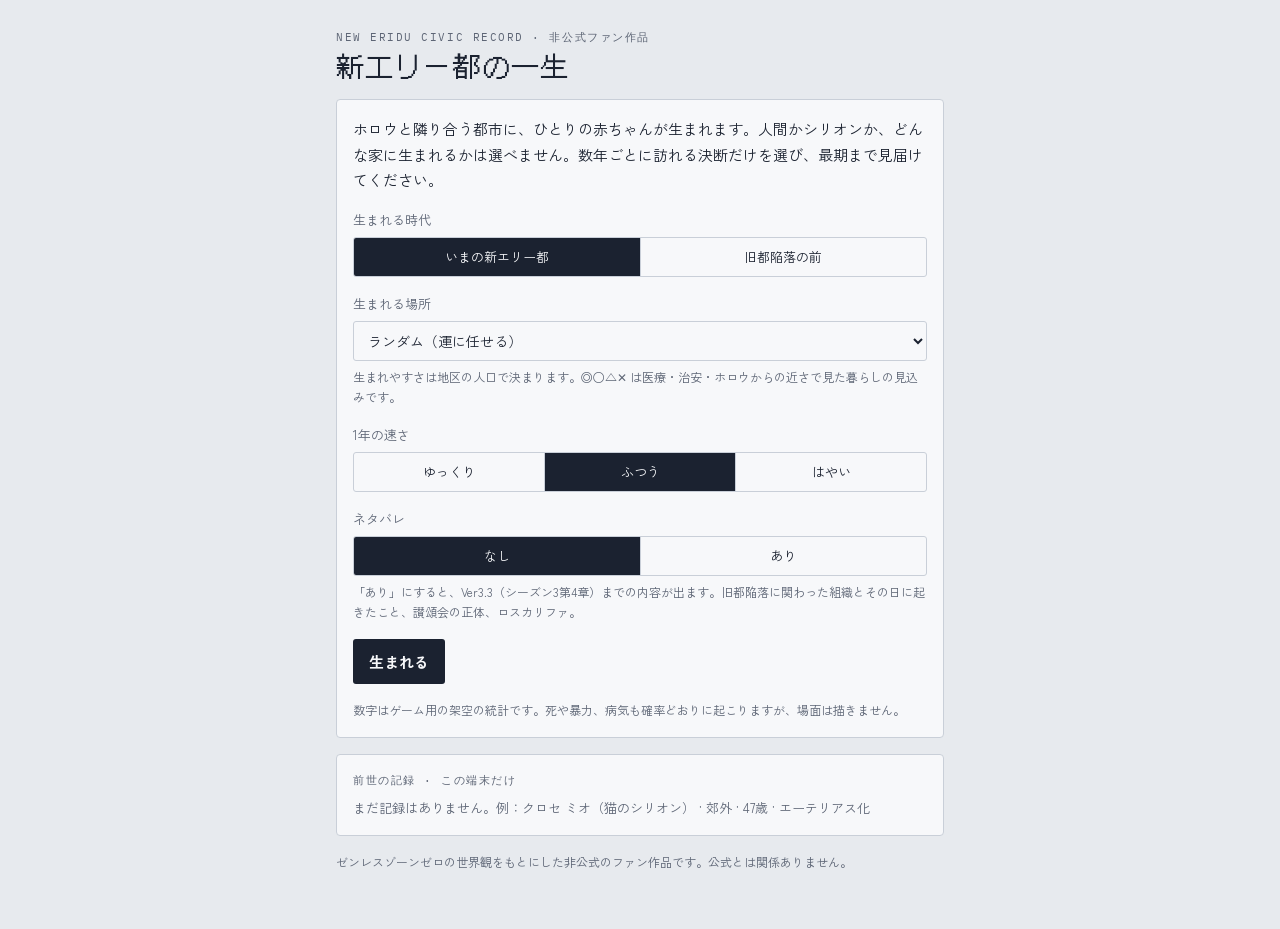
<file: index.html>
<!doctype html>
<html lang="ja">
<head>
<meta charset="utf-8">
<meta name="viewport" content="width=device-width, initial-scale=1">
<title>新エリー都の一生</title>
<!-- リンクを貼ったときの見え方（OGP）。絵は tools/ogp.js で作る -->
<meta name="description" content="ホロウと隣り合う都市に生まれ、数年ごとの決断を選び、最期まで見届ける人生シミュレーション。ゼンレスゾーンゼロの非公式ファン作品。">
<meta property="og:type" content="website">
<meta property="og:site_name" content="新エリー都の一生">
<meta property="og:title" content="新エリー都の一生">
<meta property="og:description" content="ホロウと隣り合う都市に生まれ、数年ごとの決断を選び、最期まで見届ける人生シミュレーション。ゼンレスゾーンゼロの非公式ファン作品。">
<meta property="og:url" content="https://omeletteak.github.io/eridu-life/">
<meta property="og:image" content="https://omeletteak.github.io/eridu-life/img/ogp.png">
<meta property="og:image:width" content="1200">
<meta property="og:image:height" content="630">
<meta property="og:image:alt" content="新エリー都の一生。住民記録のカードと人生地図">
<meta name="twitter:card" content="summary_large_image">
<meta http-equiv="refresh" content="0; url=eridu-life.html">
<script>
  location.replace("eridu-life.html" + location.search + location.hash);
</script>
</head>
<body>
<p><a href="eridu-life.html">新エリー都の一生をはじめる</a></p>
</body>
</html>
</file>
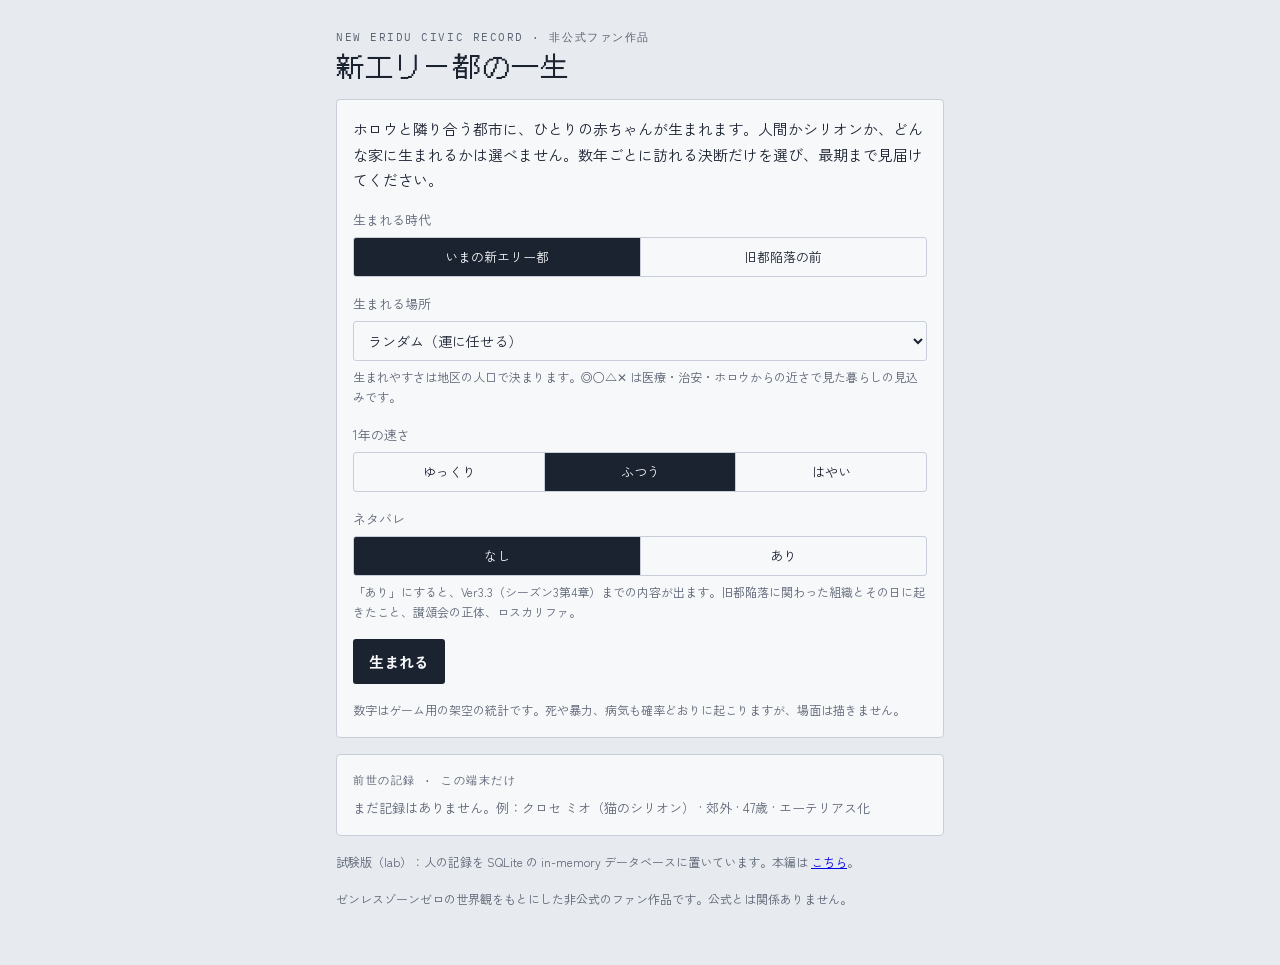
<file: lab/index.html>
<!doctype html>
<html lang="ja">
<head>
<meta charset="utf-8">
<meta name="viewport"
      content="width=device-width, initial-scale=1, viewport-fit=cover">
<title>新エリー都の一生 lab</title>
<meta name="claude:viewport-fit-sides" content="cover">
<!-- リンクを貼ったときの見え方（OGP）。絵は tools/ogp.js で作る -->
<meta name="description" content="ホロウと隣り合う都市に生まれ、数年ごとの決断を選び、最期まで見届ける人生シミュレーション。ゼンレスゾーンゼロの非公式ファン作品。">
<meta property="og:type" content="website">
<meta property="og:site_name" content="新エリー都の一生">
<meta property="og:title" content="新エリー都の一生 lab">
<meta property="og:description" content="ホロウと隣り合う都市に生まれ、数年ごとの決断を選び、最期まで見届ける人生シミュレーション。ゼンレスゾーンゼロの非公式ファン作品。">
<meta property="og:image" content="https://omeletteak.github.io/eridu-life/img/ogp.png">
<meta property="og:image:width" content="1200">
<meta property="og:image:height" content="630">
<meta property="og:image:alt" content="新エリー都の一生。住民記録のカードと人生地図">
<meta name="twitter:card" content="summary_large_image">
<link rel="preconnect" href="https://fonts.googleapis.com">
<link rel="stylesheet"
      href="https://fonts.googleapis.com/css2?family=DotGothic16&family=Zen+Kaku+Gothic+New:wght@400;500;700&family=IBM+Plex+Mono:wght@400;500&display=swap">
<link rel="stylesheet" href="../css/style.css">
<link rel="stylesheet" href="lab.css">
</head>
<body>
<div class="wrap">
  <header>
    <div class="eyebrow" id="brand">New Eridu civic record · 非公式ファン作品</div>
    <h1>新エリー都の一生</h1>
  </header>

  <!-- スタート -->
  <section id="start" class="card"
           style="display:flex;flex-direction:column;gap:16px">
    <p>ホロウと隣り合う都市に、ひとりの赤ちゃんが生まれます。人間かシリオンか、どんな家に生まれるかは選べません。数年ごとに訪れる決断だけを選び、最期まで見届けてください。</p>
    <div>
      <label class="lbl">生まれる時代</label>
      <div class="seg" id="eraSeg">
        <button data-v="now" aria-pressed="true">いまの新エリー都</button>
        <button data-v="old" aria-pressed="false">旧都陥落の前</button>
      </div>
    </div>
    <div>
      <label class="lbl" for="placeSel">生まれる場所</label>
      <select id="placeSel" class="sel"></select>
      <p class="muted place-note" id="placeNote"></p>
    </div>
    <div>
      <label class="lbl">1年の速さ</label>
      <div class="seg" id="paceSeg">
        <button data-v="1600" aria-pressed="false">ゆっくり</button>
        <button data-v="1000" aria-pressed="true">ふつう</button>
        <button data-v="450" aria-pressed="false">はやい</button>
      </div>
    </div>
    <div>
      <label class="lbl">ネタバレ</label>
      <div class="seg" id="spoilerSeg">
        <button data-v="off" aria-pressed="true">なし</button>
        <button data-v="on" aria-pressed="false">あり</button>
      </div>
      <p class="muted" style="font-size:12px;margin-top:6px">「あり」にすると、Ver3.3（シーズン3第4章）までの内容が出ます。旧都陥落に関わった組織とその日に起きたこと、讃頌会の正体、ロスカリファ。</p>
    </div>
    <div class="row"><button class="btn" id="bornBtn">生まれる</button></div>
    <p class="muted" style="font-size:12px">数字はゲーム用の架空の統計です。死や暴力、病気も確率どおりに起こりますが、場面は描きません。</p>
  </section>

  <!-- プレイ -->
  <section id="game" hidden style="display:flex;flex-direction:column;gap:16px">
    <div class="card idcard" id="idcard"></div>
    <div id="decision"></div>
    <div class="card"><div class="stats" id="stats"></div></div>
    <div class="controls">
      <button class="btn" id="pauseBtn">一時停止</button>
      <div class="seg" id="speedSeg">
        <button data-v="1" aria-pressed="true">1×</button>
        <button data-v="2" aria-pressed="false">2×</button>
        <button data-v="4" aria-pressed="false">4×</button>
        <button data-v="8" aria-pressed="false">8×</button>
      </div>
    </div>
    <div class="card">
      <div class="eyebrow" style="margin-bottom:6px">人生の記録 · 新しい順</div>
      <div class="logbox"><ul class="log" id="log"></ul></div>
    </div>
    <div class="card">
      <div class="eyebrow" style="margin-bottom:8px">同じ1秒に生まれた人たち</div>
      <div class="peers" id="peers"></div>
    </div>
  </section>

  <!-- 最期 -->
  <section id="end" hidden
           style="display:flex;flex-direction:column;gap:16px"></section>

  <section class="card" id="memorialCard">
    <div class="eyebrow" style="margin-bottom:8px">前世の記録 · この端末だけ</div>
    <div class="mem" id="memorial"></div>
  </section>

  <p class="muted lab-note">試験版（lab）：人の記録を SQLite の in-memory データベースに置いています。本編は <a href="../">こちら</a>。</p>

  <footer>ゼンレスゾーンゼロの世界観をもとにした非公式のファン作品です。公式とは関係ありません。</footer>
</div>

<script src="../js/data.js"></script>
<script src="../js/sim.js"></script>
<script src="vendor/sql-wasm.js"></script>
<script src="db.js"></script>
<script src="fate.js"></script>
<script src="../js/skyline.js"></script>
<script src="../js/ui.js"></script>
<script src="console.js"></script>
</body>
</html>
</file>
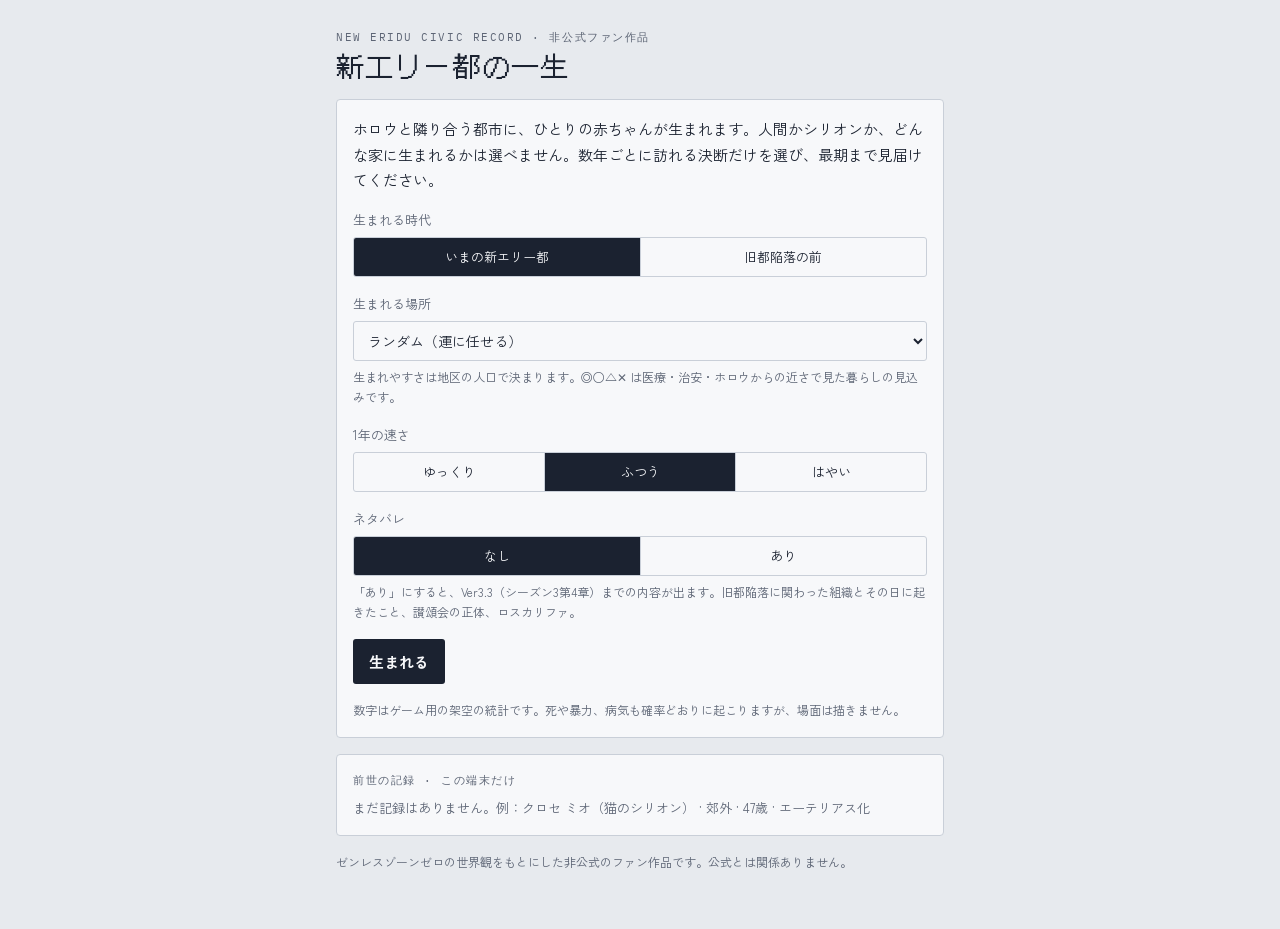
<file: eridu-life.html>
<!doctype html>
<html lang="ja">
<head>
<meta charset="utf-8">
<meta name="viewport"
      content="width=device-width, initial-scale=1, viewport-fit=cover">
<title>新エリー都の一生</title>
<meta name="claude:viewport-fit-sides" content="cover">
<!-- リンクを貼ったときの見え方（OGP）。絵は tools/ogp.js で作る -->
<meta name="description" content="ホロウと隣り合う都市に生まれ、数年ごとの決断を選び、最期まで見届ける人生シミュレーション。ゼンレスゾーンゼロの非公式ファン作品。">
<meta property="og:type" content="website">
<meta property="og:site_name" content="新エリー都の一生">
<meta property="og:title" content="新エリー都の一生">
<meta property="og:description" content="ホロウと隣り合う都市に生まれ、数年ごとの決断を選び、最期まで見届ける人生シミュレーション。ゼンレスゾーンゼロの非公式ファン作品。">
<meta property="og:url" content="https://omeletteak.github.io/eridu-life/">
<meta property="og:image" content="https://omeletteak.github.io/eridu-life/img/ogp.png">
<meta property="og:image:width" content="1200">
<meta property="og:image:height" content="630">
<meta property="og:image:alt" content="新エリー都の一生。住民記録のカードと人生地図">
<meta name="twitter:card" content="summary_large_image">
<link rel="preconnect" href="https://fonts.googleapis.com">
<link rel="stylesheet"
      href="https://fonts.googleapis.com/css2?family=DotGothic16&family=Zen+Kaku+Gothic+New:wght@400;500;700&family=IBM+Plex+Mono:wght@400;500&display=swap">
<link rel="stylesheet" href="css/style.css">
</head>
<body>
<div class="wrap">
  <header>
    <div class="eyebrow" id="brand">New Eridu civic record · 非公式ファン作品</div>
    <h1>新エリー都の一生</h1>
  </header>

  <!-- スタート -->
  <section id="start" class="card"
           style="display:flex;flex-direction:column;gap:16px">
    <p>ホロウと隣り合う都市に、ひとりの赤ちゃんが生まれます。人間かシリオンか、どんな家に生まれるかは選べません。数年ごとに訪れる決断だけを選び、最期まで見届けてください。</p>
    <div>
      <label class="lbl">生まれる時代</label>
      <div class="seg" id="eraSeg">
        <button data-v="now" aria-pressed="true">いまの新エリー都</button>
        <button data-v="old" aria-pressed="false">旧都陥落の前</button>
      </div>
    </div>
    <div>
      <label class="lbl" for="placeSel">生まれる場所</label>
      <select id="placeSel" class="sel"></select>
      <p class="muted place-note" id="placeNote"></p>
    </div>
    <div>
      <label class="lbl">1年の速さ</label>
      <div class="seg" id="paceSeg">
        <button data-v="1600" aria-pressed="false">ゆっくり</button>
        <button data-v="1000" aria-pressed="true">ふつう</button>
        <button data-v="450" aria-pressed="false">はやい</button>
      </div>
    </div>
    <div>
      <label class="lbl">ネタバレ</label>
      <div class="seg" id="spoilerSeg">
        <button data-v="off" aria-pressed="true">なし</button>
        <button data-v="on" aria-pressed="false">あり</button>
      </div>
      <p class="muted" style="font-size:12px;margin-top:6px">「あり」にすると、Ver3.3（シーズン3第4章）までの内容が出ます。旧都陥落に関わった組織とその日に起きたこと、讃頌会の正体、ロスカリファ。</p>
    </div>
    <div class="row"><button class="btn" id="bornBtn">生まれる</button></div>
    <p class="muted" style="font-size:12px">数字はゲーム用の架空の統計です。死や暴力、病気も確率どおりに起こりますが、場面は描きません。</p>
  </section>

  <!-- プレイ -->
  <section id="game" hidden style="display:flex;flex-direction:column;gap:16px">
    <div class="card idcard" id="idcard"></div>
    <div id="decision"></div>
    <div class="card"><div class="stats" id="stats"></div></div>
    <div class="controls">
      <button class="btn" id="pauseBtn">一時停止</button>
      <div class="seg" id="speedSeg">
        <button data-v="1" aria-pressed="true">1×</button>
        <button data-v="2" aria-pressed="false">2×</button>
        <button data-v="4" aria-pressed="false">4×</button>
        <button data-v="8" aria-pressed="false">8×</button>
      </div>
    </div>
    <div class="card">
      <div class="eyebrow" style="margin-bottom:6px">人生の記録 · 新しい順</div>
      <div class="logbox"><ul class="log" id="log"></ul></div>
    </div>
    <div class="card">
      <div class="eyebrow" style="margin-bottom:8px">同じ1秒に生まれた人たち</div>
      <div class="peers" id="peers"></div>
    </div>
  </section>

  <!-- 最期 -->
  <section id="end" hidden
           style="display:flex;flex-direction:column;gap:16px"></section>

  <section class="card" id="memorialCard">
    <div class="eyebrow" style="margin-bottom:8px">前世の記録 · この端末だけ</div>
    <div class="mem" id="memorial"></div>
  </section>

  <footer>ゼンレスゾーンゼロの世界観をもとにした非公式のファン作品です。公式とは関係ありません。</footer>
</div>

<script src="js/data.js"></script>
<script src="js/sim.js"></script>
<script src="js/skyline.js"></script>
<script src="js/ui.js"></script>
</body>
</html>
</file>
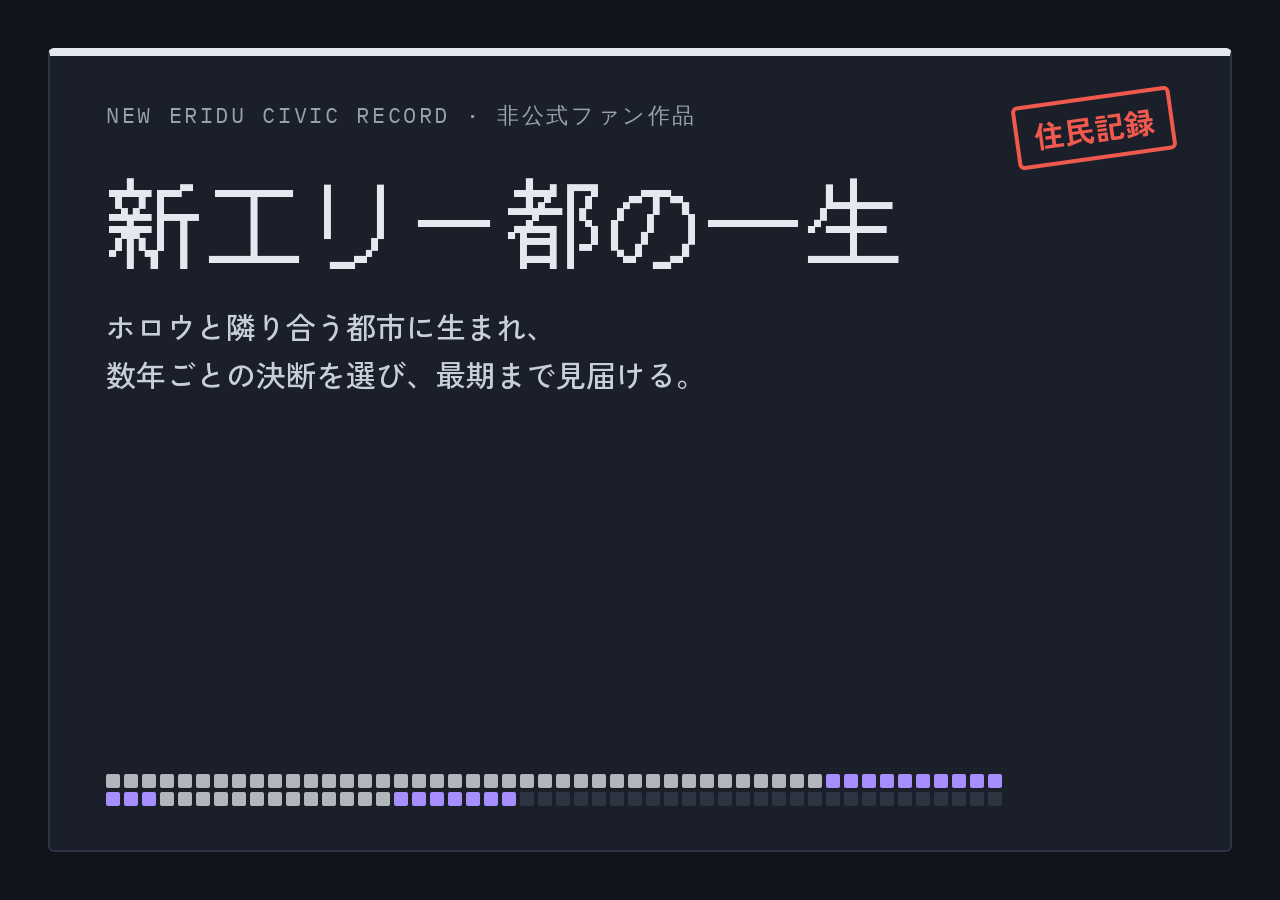
<file: tools/ogp.html>
<!doctype html>
<html lang="ja">
<head>
<meta charset="utf-8">
<title>OGP 画像の元</title>
<!--
  OGP 画像（img/ogp.png、1200×630）の元。node tools/ogp.js で
  この画面を撮って書き出す。色は css/style.css の夜の色に合わせる。
  人生地図は飾り（1マス＝1年、紫は侵蝕度の高い年）。
-->
<link rel="stylesheet"
      href="https://fonts.googleapis.com/css2?family=DotGothic16&family=Zen+Kaku+Gothic+New:wght@500;700&family=IBM+Plex+Mono:wght@500&display=swap">
<style>
  html,
  body {
    margin: 0;
    width: 1200px;
    height: 630px;
    background: #11141b;
    color: #e5e8ee;
    font-family: "Zen Kaku Gothic New", sans-serif;
  }
  .card {
    position: absolute;
    inset: 48px;
    background: #1a1f29;
    border: 2px solid #2d3442;
    border-top: 8px solid #e5e8ee;
    border-radius: 6px;
    padding: 44px 56px;
    box-sizing: border-box;
  }
  .eyebrow {
    font-family: "IBM Plex Mono", monospace;
    font-size: 22px;
    letter-spacing: 0.12em;
    color: #98a0af;
  }
  h1 {
    font-family: "DotGothic16", sans-serif;
    font-weight: 400;
    font-size: 96px;
    margin: 18px 0 14px;
    letter-spacing: 0.04em;
  }
  p {
    font-size: 30px;
    font-weight: 500;
    margin: 0;
    line-height: 1.6;
    color: #c9cfd8;
  }
  .map {
    position: absolute;
    left: 56px;
    bottom: 44px;
    display: grid;
    grid-template-columns: repeat(50, 14px);
    gap: 4px;
  }
  .map i {
    width: 14px;
    height: 14px;
    border-radius: 2px;
    background: #2d3442;
  }
  .map i.l {
    background: #e5e8ee;
    opacity: 0.75;
  }
  .map i.e {
    background: #a68eff;
  }
  .stamp {
    position: absolute;
    right: 56px;
    top: 40px;
    border: 4px solid #f0594e;
    color: #f0594e;
    font-weight: 700;
    font-size: 30px;
    padding: 6px 16px;
    border-radius: 6px;
    transform: rotate(-8deg);
  }
</style>
</head>
<body>
<div class="card">
  <div class="eyebrow">NEW ERIDU CIVIC RECORD · 非公式ファン作品</div>
  <h1>新エリー都の一生</h1>
  <p>ホロウと隣り合う都市に生まれ、<br>数年ごとの決断を選び、最期まで見届ける。</p>
  <div class="stamp">住民記録</div>
  <div class="map" id="map"></div>
</div>
<script>
  /* 人生地図の飾り。100マスのうち 73 年を生き、40〜52歳と 66〜72歳を紫に */
  const cells = [];
  for(let i = 0; i < 100; i++){
    let c = "";
    if( i < 73 ){
      c = (i >= 40 && i < 53) || i >= 66 ? "e" : "l";
    }
    cells.push(`<i class="${c}"></i>`);
  }
  document.getElementById("map").innerHTML = cells.join("");
</script>
</body>
</html>
</file>
<file: css/style.css>
/*
** Layout: 市民記録端末。上に住民票カード、その下に状態値と年ごとの記録が
** 伸びる一列構成
*/
:root {
  --bg: #e7eaee;
  --paper: #f7f8fa;
  --ink: #1b2230;
  --muted: #5d6575;
  --line: #c9cfd8;
  --stamp: #c3302a;
  --ether: #6a4ed6;
  --ok: #2e7d5b;
  --warn: #b7791f;
  --f-display: "DotGothic16", "Zen Kaku Gothic New", system-ui, sans-serif;
  --f-body: "Zen Kaku Gothic New", "Hiragino Sans", "Noto Sans JP", system-ui,
    sans-serif;
  --f-mono: "IBM Plex Mono", ui-monospace, "SFMono-Regular", Menlo, monospace;
}
@media (prefers-color-scheme: dark) {
  :root:not([data-theme="light"]) {
    --bg: #11141b;
    --paper: #1a1f29;
    --ink: #e5e8ee;
    --muted: #98a0af;
    --line: #2d3442;
    --stamp: #f0594e;
    --ether: #a68eff;
    --ok: #5cc495;
    --warn: #e3a84a;
    color-scheme: dark;
  }
}
:root[data-theme="dark"] {
  --bg: #11141b;
  --paper: #1a1f29;
  --ink: #e5e8ee;
  --muted: #98a0af;
  --line: #2d3442;
  --stamp: #f0594e;
  --ether: #a68eff;
  --ok: #5cc495;
  --warn: #e3a84a;
  color-scheme: dark;
}
* {
  box-sizing: border-box;
}
[hidden] {
  display: none !important;
}
body {
  background: var(--bg);
  color: var(--ink);
  font-family: var(--f-body);
  font-size: 15px;
  line-height: 1.7;
}
.wrap {
  max-width: 640px;
  margin: 0 auto;
  padding-block: 20px 48px;
  padding-left: max(16px, env(safe-area-inset-left, 0px));
  padding-right: max(16px, env(safe-area-inset-right, 0px));
  display: flex;
  flex-direction: column;
  gap: 16px;
}
h1,
h2,
h3 {
  margin: 0;
  text-wrap: balance;
  font-weight: 400;
}
h1 {
  font-family: var(--f-display);
  font-size: 28px;
  letter-spacing: 0.04em;
  line-height: 1.3;
}
h2 {
  font-family: var(--f-display);
  font-size: 20px;
}
.eyebrow {
  font-family: var(--f-mono);
  font-size: 11px;
  letter-spacing: 0.14em;
  text-transform: uppercase;
  color: var(--muted);
}
p {
  margin: 0;
}
.muted {
  color: var(--muted);
}
.card {
  background: var(--paper);
  border: 1px solid var(--line);
  border-radius: 4px;
  padding: 16px;
}
.row {
  display: flex;
  gap: 8px;
  flex-wrap: wrap;
}
button {
  font: inherit;
  color: inherit;
  cursor: pointer;
}
.btn {
  background: var(--ink);
  color: var(--paper);
  border: 0;
  border-radius: 3px;
  padding: 10px 16px;
  font-weight: 700;
}
.btn.ghost {
  background: transparent;
  color: var(--ink);
  border: 1px solid var(--line);
  font-weight: 500;
}
.btn:focus-visible,
.opt:focus-visible,
.seg button:focus-visible {
  outline: 2px solid var(--ether);
  outline-offset: 2px;
}
.seg {
  display: flex;
  border: 1px solid var(--line);
  border-radius: 3px;
  overflow: hidden;
}
.seg button {
  flex: 1;
  background: transparent;
  border: 0;
  padding: 8px 10px;
  font-size: 13px;
  border-right: 1px solid var(--line);
}
.seg button:last-child {
  border-right: 0;
}
.seg button[aria-pressed="true"] {
  background: var(--ink);
  color: var(--paper);
}
label.lbl {
  font-size: 13px;
  color: var(--muted);
  display: block;
  margin-bottom: 6px;
}
.sel {
  width: 100%;
  font: inherit;
  font-size: 14px;
  color: var(--ink);
  background: var(--paper);
  border: 1px solid var(--line);
  border-radius: 3px;
  padding: 8px 10px;
}
.sel:focus-visible {
  outline: 2px solid var(--ether);
  outline-offset: 2px;
}
.place-note {
  font-size: 12px;
  margin-top: 6px;
}

/* 住民票 */
.idcard {
  position: relative;
  display: grid;
  grid-template-columns: 1fr auto;
  gap: 4px 16px;
}
.idcard .name {
  font-size: 22px;
  font-weight: 700;
  letter-spacing: 0.06em;
}
.idcard dl {
  grid-column: 1/-1;
  display: grid;
  grid-template-columns: auto 1fr;
  gap: 2px 12px;
  margin: 8px 0 0;
  font-size: 13px;
}
.idcard dt {
  color: var(--muted);
  font-family: var(--f-mono);
  font-size: 11px;
  letter-spacing: 0.08em;
  padding-top: 2px;
}
.idcard dd {
  margin: 0;
}
.age {
  font-family: var(--f-display);
  font-size: 40px;
  line-height: 1;
  text-align: right;
}
.age small {
  font-size: 14px;
  color: var(--muted);
}
.stamp {
  position: absolute;
  right: 14px;
  bottom: 12px;
  border: 2px solid var(--stamp);
  color: var(--stamp);
  font-family: var(--f-display);
  padding: 2px 8px;
  transform: rotate(-8deg);
  font-size: 15px;
  opacity: 0.9;
}

/* 状態値 */
.stats {
  display: grid;
  grid-template-columns: 1fr 1fr;
  gap: 10px 16px;
}
.stat .top {
  display: flex;
  justify-content: space-between;
  font-size: 13px;
}
.stat .num {
  font-family: var(--f-mono);
  font-variant-numeric: tabular-nums;
}
.bar {
  height: 6px;
  background: var(--line);
  border-radius: 3px;
  overflow: hidden;
  margin-top: 4px;
}
.bar i {
  display: block;
  height: 100%;
  background: var(--ink);
  transition: width 0.4s;
}
.stat.ether .bar i {
  background: var(--ether);
}
.stat.ether .top span:first-child {
  color: var(--ether);
  font-weight: 700;
}
.money {
  grid-column: 1/-1;
  display: flex;
  justify-content: space-between;
  font-size: 13px;
  border-top: 1px dashed var(--line);
  padding-top: 8px;
}
.money b {
  font-family: var(--f-mono);
  font-variant-numeric: tabular-nums;
  font-weight: 500;
}

/* 決断 */
.decision {
  border: 2px solid var(--ink);
}
.decision h2 {
  margin-bottom: 6px;
}
.opts {
  display: flex;
  flex-direction: column;
  gap: 8px;
  margin-top: 12px;
}
.opt {
  text-align: left;
  background: var(--bg);
  border: 1px solid var(--line);
  border-radius: 3px;
  padding: 10px 12px;
}
.opt:hover {
  border-color: var(--ink);
}
.opt b {
  display: block;
}
.opt span {
  font-size: 12px;
  color: var(--muted);
}

/* 記録 */
.log {
  list-style: none;
  margin: 0;
  padding: 0;
  display: flex;
  flex-direction: column;
}
.log li {
  display: grid;
  grid-template-columns: 44px 1fr;
  gap: 10px;
  padding: 7px 0;
  border-bottom: 1px solid var(--line);
  font-size: 14px;
}
.log li:last-child {
  border-bottom: 0;
}
.log .y {
  font-family: var(--f-mono);
  font-size: 12px;
  color: var(--muted);
  font-variant-numeric: tabular-nums;
  padding-top: 2px;
}
.log li.big .t {
  font-weight: 700;
}
.log li.bad .t {
  color: var(--stamp);
}
.log li.eth .t {
  color: var(--ether);
}
.log li.good .t {
  color: var(--ok);
}
.logbox {
  max-height: 340px;
  overflow-y: auto;
}

/* 同じ1秒に生まれた人たち */
.peers {
  display: flex;
  flex-direction: column;
  gap: 6px;
  font-size: 13px;
}
.peer {
  display: grid;
  grid-template-columns: 1fr auto;
  gap: 8px;
  align-items: baseline;
}
.peer .who {
  min-width: 0;
}
.peer .st {
  font-family: var(--f-mono);
  font-size: 12px;
  color: var(--muted);
  white-space: nowrap;
}
.peer.dead .who {
  color: var(--muted);
  text-decoration: line-through;
  text-decoration-color: var(--line);
}

.controls {
  display: flex;
  gap: 8px;
  align-items: center;
  flex-wrap: wrap;
}
.controls .seg {
  flex: 1;
  min-width: 180px;
}

.ending {
  border-top: 4px solid var(--ink);
}
.ending .cause {
  font-family: var(--f-display);
  font-size: 22px;
  margin: 6px 0;
}
/* 最期の画面の「結果をシェア」。a の .btn をボタンと同じ見た目にする */
.share {
  margin-top: 16px;
  padding-top: 12px;
  border-top: 1px dashed var(--line);
}
.share .eyebrow {
  margin-bottom: 8px;
}
.share a.btn {
  display: inline-block;
  text-decoration: none;
}
.lifemap {
  display: grid;
  grid-template-columns: repeat(20, 1fr);
  gap: 2px;
  margin-top: 12px;
}
.lifemap i {
  aspect-ratio: 1;
  background: var(--line);
  border-radius: 1px;
}
.lifemap i.l {
  background: var(--ink);
  opacity: 0.75;
}
.lifemap i.e {
  background: var(--ether);
}
.lifemap i.x {
  background: var(--stamp);
}
.mem {
  display: flex;
  flex-direction: column;
  gap: 6px;
  font-size: 13px;
}
.mem div {
  display: flex;
  justify-content: space-between;
  gap: 8px;
  border-bottom: 1px solid var(--line);
  padding-bottom: 4px;
}
.mem div > span:last-child {
  color: var(--muted);
  text-align: right;
}
/* 最期の印（lab で、誰も歩いていない道を歩き終えたとき）。説明はしない */
.mark {
  margin-left: 4px;
  color: var(--ether);
  font-size: 0.9em;
}
footer {
  font-size: 12px;
  color: var(--muted);
}
@media (prefers-reduced-motion: reduce) {
  .bar i {
    transition: none;
  }
}

/*
** 旧都陥落の警報演出（明滅は1秒以上の周期にして、光の点滅が速くなり
** すぎないようにする）
*/
body.alarm {
  padding-top: 30px;
}
.alarm-ticker {
  position: fixed;
  left: 0;
  right: 0;
  top: 0;
  z-index: 50;
  height: 30px;
  line-height: 30px;
  overflow: hidden;
  white-space: nowrap;
  background: var(--stamp);
  color: #fff;
  font-family: var(--f-display);
  font-size: 14px;
  letter-spacing: 0.12em;
}
.alarm-ticker span {
  display: inline-block;
  animation: ticker 18s linear infinite;
}
@keyframes ticker {
  from {
    transform: translateX(0);
  }
  to {
    transform: translateX(-50%);
  }
}
.alarm-flash {
  position: fixed;
  inset: 0;
  z-index: 40;
  pointer-events: none;
  background: radial-gradient(
    ellipse at center,
    transparent 45%,
    color-mix(in srgb, var(--stamp) 55%, transparent) 100%
  );
  animation: alarmPulse 1.4s ease-in-out infinite;
}
@keyframes alarmPulse {
  0%,
  100% {
    opacity: 0.25;
  }
  50% {
    opacity: 0.85;
  }
}
/*
** 揺れは .wrap ではなく子要素ごとにかける（.wrap に transform がつくと、
** 決断カードをホロウより手前に出せないため）
*/
body.alarm .wrap > *:not(#game),
body.alarm #game > * {
  animation:
    quakeIn 0.7s ease-out 1,
    quake 3.2s 0.7s ease-in-out infinite;
}
body.alarm #decision {
  position: relative;
  z-index: 45;
}
@keyframes quakeIn {
  0% {
    transform: translate(0, 0);
  }
  10% {
    transform: translate(-9px, 4px) rotate(-0.6deg);
  }
  20% {
    transform: translate(8px, -5px) rotate(0.5deg);
  }
  30% {
    transform: translate(-7px, -3px);
  }
  40% {
    transform: translate(6px, 4px) rotate(-0.3deg);
  }
  55% {
    transform: translate(-4px, 2px);
  }
  70% {
    transform: translate(3px, -2px);
  }
  85% {
    transform: translate(-1px, 1px);
  }
  100% {
    transform: translate(0, 0);
  }
}
@keyframes quake {
  0%,
  86%,
  100% {
    transform: translate(0, 0);
  }
  88% {
    transform: translate(-3px, 1px);
  }
  90% {
    transform: translate(3px, -1px);
  }
  92% {
    transform: translate(-2px, 1px);
  }
  94% {
    transform: translate(1px, 0);
  }
}

.alarm-card {
  border-color: var(--stamp);
  box-shadow:
    0 0 0 1px var(--stamp),
    0 0 28px color-mix(in srgb, var(--stamp) 45%, transparent);
}
.alarm-eyebrow {
  color: var(--stamp);
  font-weight: 700;
}
.alarm-title {
  position: relative;
  font-size: clamp(40px, 13vw, 64px);
  line-height: 1.15;
  letter-spacing: 0.32em;
  color: var(--stamp);
  text-align: center;
  margin: 8px 0 12px;
  padding-left: 0.32em;
  animation: titleIn 0.5s cubic-bezier(0.2, 1.6, 0.4, 1) 1;
}
.alarm-title::before,
.alarm-title::after {
  content: attr(data-text);
  position: absolute;
  inset: 0;
  padding-left: 0.32em;
  pointer-events: none;
}
.alarm-title::before {
  color: var(--ether);
  mix-blend-mode: multiply;
  animation: glitchA 2.6s steps(1) infinite;
}
.alarm-title::after {
  color: var(--ink);
  opacity: 0.35;
  animation: glitchB 2.6s steps(1) infinite;
}
@keyframes titleIn {
  from {
    transform: scale(2.4);
    opacity: 0;
    filter: blur(6px);
  }
  to {
    transform: scale(1);
    opacity: 1;
    filter: none;
  }
}
@keyframes glitchA {
  0%,
  78%,
  100% {
    transform: none;
    clip-path: inset(0 0 100% 0);
  }
  80% {
    transform: translate(-4px, 1px);
    clip-path: inset(10% 0 55% 0);
  }
  84% {
    transform: translate(3px, -1px);
    clip-path: inset(60% 0 8% 0);
  }
  88% {
    clip-path: inset(0 0 100% 0);
  }
}
@keyframes glitchB {
  0%,
  82%,
  100% {
    transform: none;
    clip-path: inset(0 0 100% 0);
  }
  84% {
    transform: translate(4px, 0);
    clip-path: inset(35% 0 35% 0);
  }
  90% {
    clip-path: inset(0 0 100% 0);
  }
}
@media (prefers-color-scheme: dark) {
  :root:not([data-theme="light"]) .alarm-title::before {
    mix-blend-mode: screen;
  }
}
:root[data-theme="dark"] .alarm-title::before {
  mix-blend-mode: screen;
}

/* 動きを減らす設定では、揺れ・明滅・テロップの流れを止め、警報の色だけ残す */
@media (prefers-reduced-motion: reduce) {
  body.alarm .wrap > *:not(#game),
  body.alarm #game > * {
    animation: none;
  }
  .alarm-flash {
    animation: none;
    opacity: 0.4;
  }
  .alarm-ticker span {
    animation: none;
  }
  .alarm-title,
  .alarm-title::before,
  .alarm-title::after {
    animation: none;
  }
  .alarm-title::before,
  .alarm-title::after {
    display: none;
  }
}

/* 旧都の時代：セピアの配色。生き延びると今の配色へゆっくり移る */
body.era-old {
  --bg: #e8dfcf;
  --paper: #f5eee1;
  --ink: #2e2418;
  --muted: #76664f;
  --line: #d3c4aa;
}
@media (prefers-color-scheme: dark) {
  :root:not([data-theme="light"]) body.era-old {
    --bg: #1a1510;
    --paper: #241d15;
    --ink: #ede3d2;
    --muted: #a8977d;
    --line: #3b3126;
  }
}
:root[data-theme="dark"] body.era-old {
  --bg: #1a1510;
  --paper: #241d15;
  --ink: #ede3d2;
  --muted: #a8977d;
  --line: #3b3126;
}
body,
.card,
.opt,
.btn,
.seg button,
.bar,
.bar i {
  transition:
    background-color 2s ease,
    color 2s ease,
    border-color 2s ease;
}
.bar i {
  transition:
    width 0.4s,
    background-color 2s ease;
}

/* 転出スタンプ */
.stamp.move {
  bottom: auto;
  top: 64px;
  transform: rotate(6deg);
  text-align: center;
  line-height: 1.25;
  padding: 3px 10px;
}
.stamp.move small {
  display: block;
  font-size: 10px;
  letter-spacing: 0.04em;
}
.stamp.slam {
  animation: slam 0.6s cubic-bezier(0.2, 1.5, 0.4, 1) 0.5s both;
}
@keyframes slam {
  0% {
    transform: scale(3.2) rotate(-14deg);
    opacity: 0;
  }
  55% {
    transform: scale(0.9) rotate(8deg);
    opacity: 1;
  }
  100% {
    transform: scale(1) rotate(6deg);
    opacity: 0.9;
  }
}
.idcard.slammed {
  animation: thud 0.3s 0.78s ease-out;
}
@keyframes thud {
  0%,
  100% {
    transform: none;
  }
  35% {
    transform: translateY(3px) scale(0.995);
  }
}

/* 陥落のあとの報告：安否確認と、あの日旧都にいた100人 */
.report {
  border: 2px solid var(--ink);
}
.report .peer .who .muted {
  font-size: 12px;
}
.report .peer.self .who {
  font-weight: 700;
}
.crowd-head {
  display: flex;
  justify-content: space-between;
  align-items: baseline;
  gap: 8px;
  margin-top: 16px;
  flex-wrap: wrap;
}
.crowd-count {
  font-family: var(--f-mono);
  font-size: 12px;
  font-variant-numeric: tabular-nums;
}
.crowd {
  display: grid;
  grid-template-columns: repeat(20, 1fr);
  gap: 4px;
  margin-top: 8px;
}
.crowd i {
  aspect-ratio: 1;
  border-radius: 50%;
  background: var(--line);
  transition:
    background-color 0.3s,
    box-shadow 0.3s,
    transform 0.3s;
}
.crowd i.ok {
  background: var(--ink);
  opacity: 0.75;
}
.crowd i.lost {
  background: #05030a;
  box-shadow:
    0 0 0 1.5px var(--ether),
    0 0 6px color-mix(in srgb, var(--ether) 60%, transparent);
  transform: scale(0.8);
}
.crowd-legend {
  font-size: 12px;
  margin-top: 8px;
}
.dot {
  display: inline-block;
  width: 9px;
  height: 9px;
  border-radius: 50%;
  vertical-align: -1px;
  margin-right: 4px;
}
.dot.ok {
  background: var(--ink);
  opacity: 0.75;
}
.dot.lost {
  background: #05030a;
  box-shadow: 0 0 0 1.5px var(--ether);
}
.report .peers {
  margin-top: 8px;
  gap: 8px;
  font-size: 14px;
}
.report .st {
  display: inline-block;
  font-size: 13px;
}
.report .st.checking {
  animation: alarmPulse 1.4s ease-in-out infinite;
}
.report .st.safe {
  color: var(--ok);
  font-weight: 700;
  animation: pop 0.4s cubic-bezier(0.2, 1.6, 0.4, 1);
}
.report .st.lost {
  color: var(--stamp);
  font-weight: 700;
  animation: pop 0.4s cubic-bezier(0.2, 1.6, 0.4, 1);
}
@keyframes pop {
  from {
    transform: scale(1.8);
    opacity: 0;
  }
  to {
    transform: none;
    opacity: 1;
  }
}

@media (prefers-reduced-motion: reduce) {
  .stamp.slam,
  .idcard.slammed,
  .report .st {
    animation: none !important;
  }
  .crowd i {
    transition: none;
  }
  body,
  .card,
  .opt,
  .btn,
  .seg button,
  .bar,
  .bar i {
    transition: none;
  }
}

/*
** ホロウ：画面の左下の隅を中心にした黒い球。決断のあいだゆっくり迫り、
** 生き延びれば引き、亡くなれば画面を覆う
*/
.hollow {
  position: fixed;
  z-index: 30;
  pointer-events: none;
  width: 220vmax;
  height: 220vmax;
  left: -110vmax;
  bottom: -110vmax;
  border-radius: 50%;
  background: radial-gradient(
    circle closest-side,
    #030208 0 90%,
    #120a26 94%,
    color-mix(in srgb, var(--ether) 85%, transparent) 97.5%,
    transparent 100%
  );
  box-shadow: 0 0 90px 30px color-mix(in srgb, var(--ether) 40%, transparent);
  transform: scale(0);
  transition:
    transform 1.2s ease-out,
    opacity 1.4s ease;
}
.hollow::before {
  content: "";
  position: absolute;
  inset: -1%;
  border-radius: 50%;
  border: 0.35vmax solid color-mix(in srgb, var(--ether) 70%, transparent);
  animation: ripple 2.6s ease-in-out infinite;
}
@keyframes ripple {
  0%,
  100% {
    transform: scale(1);
    opacity: 0.85;
  }
  50% {
    transform: scale(1.025);
    opacity: 0.25;
  }
}
.hollow.grow {
  transform: scale(0.28);
  transition:
    transform 12s cubic-bezier(0.12, 0.7, 0.3, 1),
    opacity 1.4s ease;
}
.hollow.recede {
  transform: scale(0);
  transition:
    transform 1.3s cubic-bezier(0.6, 0, 0.8, 0.4),
    opacity 1.4s ease;
}
.hollow.swallow {
  z-index: 60;
  transform: scale(1.5);
  transition:
    transform 2s cubic-bezier(0.55, 0, 0.75, 0.35),
    opacity 1.6s ease;
}
.hollow.fade {
  opacity: 0;
}
@media (prefers-reduced-motion: reduce) {
  .hollow,
  .hollow.grow,
  .hollow.recede,
  .hollow.swallow {
    transition: opacity 0.6s ease;
  }
  .hollow.grow {
    transform: scale(0.28);
  }
  .hollow::before {
    animation: none;
  }
}

/*
** 右下のスカイライン：出生地区の街並み。下からせり上がり、窓の灯りが
** 少しずつ消えていく
*/
.skyline {
  position: fixed;
  right: 0;
  bottom: 0;
  z-index: 29;
  pointer-events: none;
  width: min(54vw, 640px);
  aspect-ratio: 2/1;
  transform: translateY(105%);
  transition:
    transform 1.6s cubic-bezier(0.2, 0.8, 0.3, 1),
    opacity 2s ease;
  filter: drop-shadow(
    0 -2px 12px color-mix(in srgb, var(--stamp) 50%, transparent)
  );
}
.skyline.show {
  transform: none;
}
.skyline.leave {
  opacity: 0;
  transform: translateY(14%);
  transition:
    transform 2s ease-in,
    opacity 2s ease;
}
.skyline svg {
  display: block;
  width: 100%;
  height: 100%;
}
.skyline .sil {
  fill: #0a0910;
}
.skyline .ln {
  stroke: #0a0910;
  stroke-linecap: round;
}
.skyline .w {
  fill: #f2c66d;
  opacity: 0.85;
}
.skyline.show .w.out {
  animation: lightsOut 0.5s steps(2, end) var(--d) forwards;
}
@keyframes lightsOut {
  to {
    opacity: 0;
  }
}
.sky-tag {
  position: absolute;
  right: max(12px, env(safe-area-inset-right, 0px));
  bottom: 8px;
  font-family: var(--f-mono);
  font-size: 10px;
  letter-spacing: 0.14em;
  color: #f2c66d;
  opacity: 0.75;
}
@media (prefers-reduced-motion: reduce) {
  .skyline,
  .skyline.leave {
    transition: opacity 0.6s ease;
  }
  .skyline {
    transform: none;
  }
  .skyline.show .w.out {
    animation: none;
  }
}

/*
** 旧都陥落を範囲の外から見る演出：揺れも明滅もなく、ラジオのテロップと
** 遠くのホロウだけ
*/
body.alarm-far {
  padding-top: 30px;
}
body.alarm-far #decision {
  position: relative;
  z-index: 45;
}
.alarm-ticker.radio {
  background: var(--paper);
  color: var(--muted);
  border-bottom: 1px solid var(--line);
  font-family: var(--f-mono);
  font-size: 12px;
  letter-spacing: 0.06em;
}
.alarm-ticker.radio span {
  animation:
    ticker 30s linear infinite,
    radioCut 6s steps(1, end) infinite;
}
@keyframes radioCut {
  0%,
  38%,
  47%,
  72%,
  80%,
  100% {
    opacity: 1;
  }
  40%,
  44% {
    opacity: 0.2;
  }
  74% {
    opacity: 0.45;
  }
}
.far-card {
  border: 1px solid var(--line);
}
.far-title {
  font-family: var(--f-display);
  font-size: clamp(32px, 9vw, 44px);
  line-height: 1.2;
  letter-spacing: 0.3em;
  padding-left: 0.3em;
  text-align: center;
  color: var(--muted);
  margin: 6px 0 10px;
}
/*
** 遠くのホロウ：画面の下端（地平線）に中心を置き、ドームのように盛り
** 上がる。カードより奥に置く
*/
.hollow.far {
  left: calc(16vw - 110vmax);
  bottom: -110vmax;
  box-shadow: 0 0 260px 110px color-mix(in srgb, var(--ether) 45%, transparent);
}
.hollow.far:not(.swallow) {
  z-index: -1;
}
.hollow.far.grow:not(.swallow) {
  transform: scale(0.13);
  transition:
    transform 16s cubic-bezier(0.2, 0.6, 0.3, 1),
    opacity 1.4s ease;
}
.skyline .sil.far {
  opacity: 0.45;
}
body.alarm-far .skyline,
.skyline.calm {
  filter: drop-shadow(
    0 -2px 12px color-mix(in srgb, var(--ether) 40%, transparent)
  );
}
.report .st.away {
  color: var(--muted);
  font-weight: 700;
  animation: pop 0.4s cubic-bezier(0.2, 1.6, 0.4, 1);
}
@media (prefers-reduced-motion: reduce) {
  .alarm-ticker.radio span {
    animation: none;
  }
  .hollow.far.grow:not(.swallow) {
    transition: opacity 0.6s ease;
  }
}
</file>
<file: lab/lab.css>
/*
** lab：SQLite の中身を見る欄（console.js）の見た目。
** 色と字は css/style.css の変数を使う。
*/

.lab-note {
  font-size: 12px;
}

.sqlbox {
  display: flex;
  flex-direction: column;
  gap: 10px;
}

.sqlpresets {
  flex-wrap: wrap;
  gap: 6px;
}

.sqlpresets .btn {
  padding: 6px 10px;
  font-size: 13px;
}

#sqlText {
  width: 100%;
  box-sizing: border-box;
  font-family: var(--f-mono);
  /* 16px より小さいと、iPhone は入力のときに画面を拡大してしまう */
  font-size: 16px;
  color: var(--ink);
  background: var(--bg);
  border: 1px solid var(--line);
  border-radius: 6px;
  padding: 8px;
}

/* 結果の表は横に長いので、表の中だけ横に動かす */
.sqlres {
  overflow-x: auto;
  max-height: 60vh;
  overflow-y: auto;
  border: 1px solid var(--line);
  border-radius: 6px;
  margin-top: 6px;
}

.sqlres table {
  border-collapse: collapse;
  font-family: var(--f-mono);
  font-size: 12px;
}

.sqlres th,
.sqlres td {
  border-bottom: 1px solid var(--line);
  padding: 4px 8px;
  text-align: left;
  white-space: nowrap;
}

.sqlres th {
  position: sticky;
  top: 0;
  background: var(--paper);
}

.sqlerr {
  color: var(--stamp);
  font-family: var(--f-mono);
  font-size: 12px;
}
</file>
